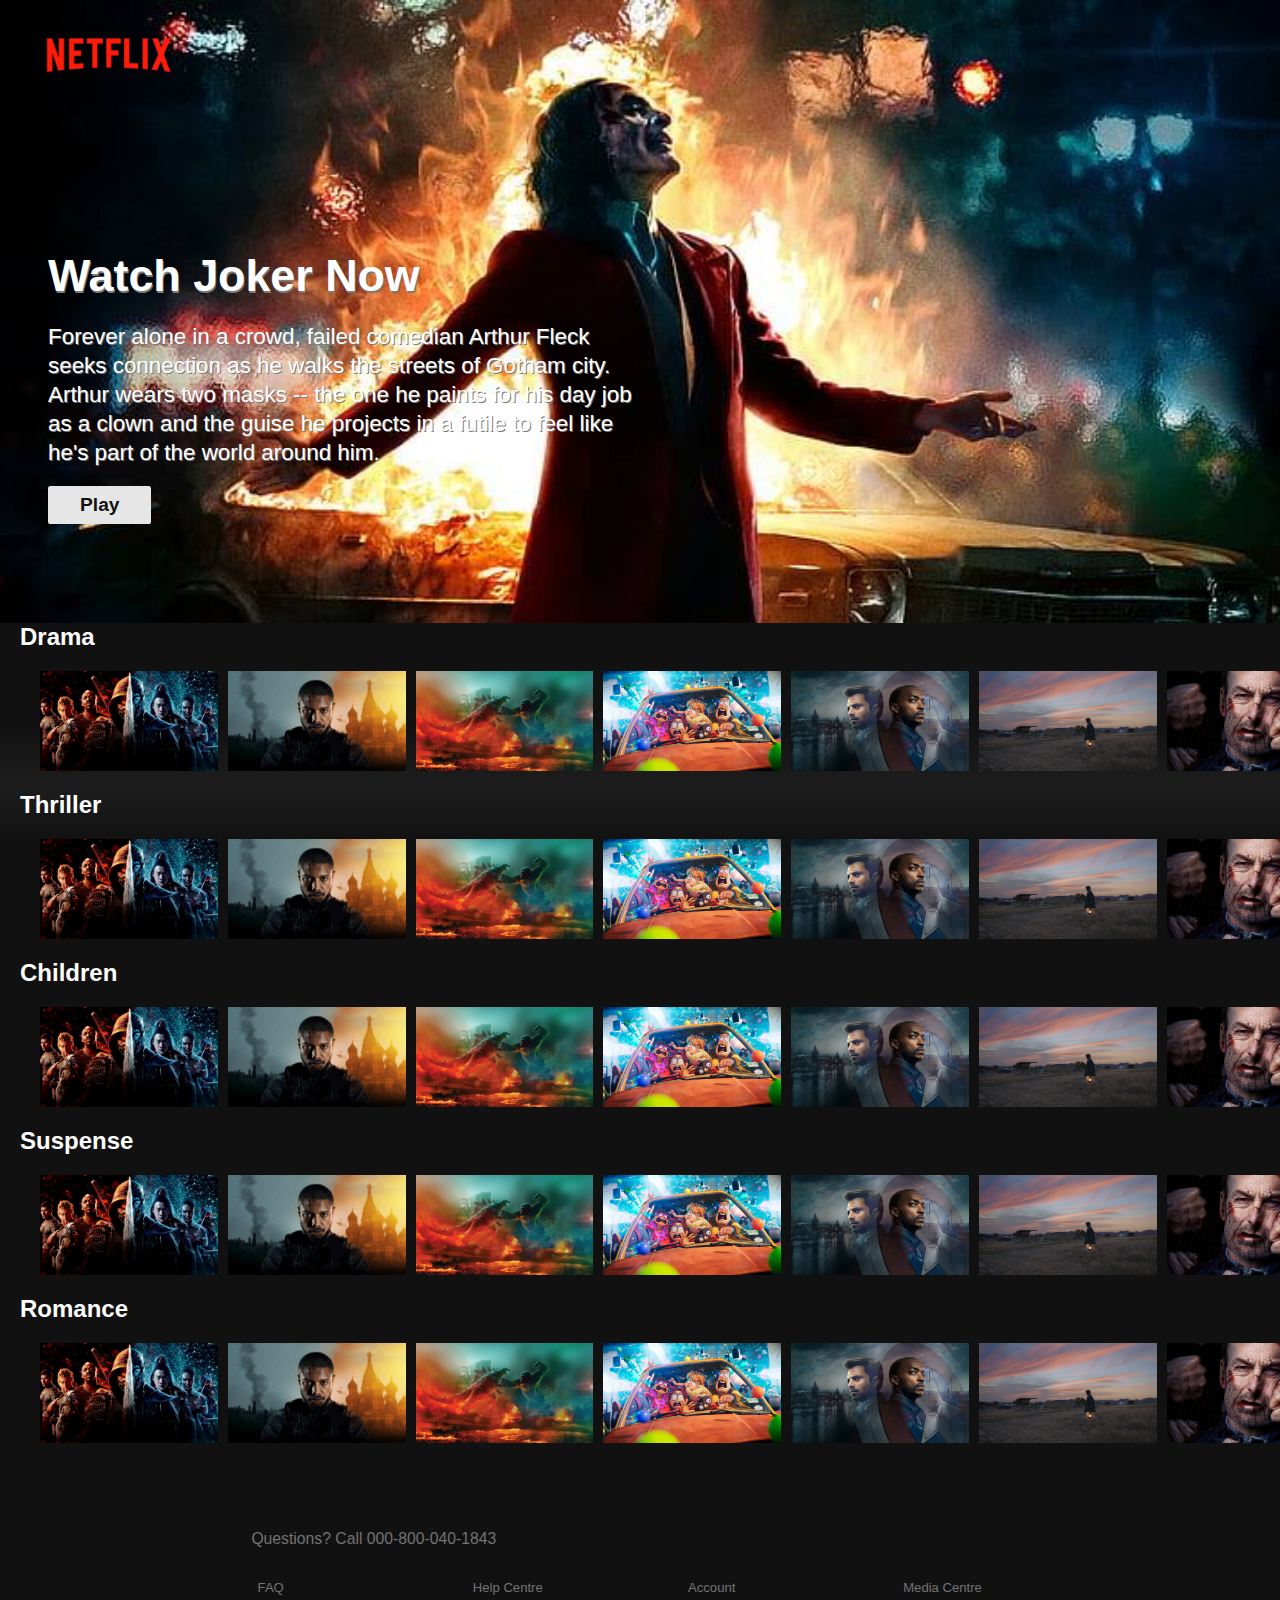
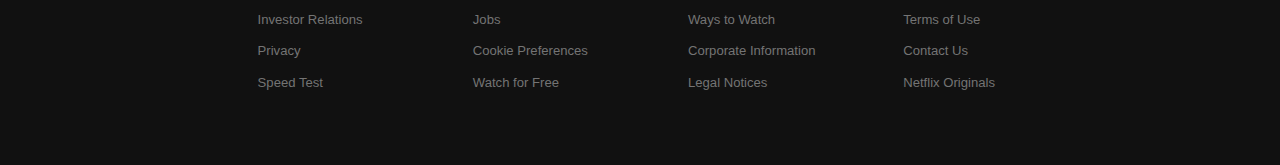
<file: browse.html>
<!DOCTYPE html>
<html lang="en">
  <head>
    <meta charset="UTF-8" />
    <meta http-equiv="X-UA-Compatible" content="IE=edge" />
    <meta name="viewport" content="width=device-width, initial-scale=1.0" />
    <title>Netflix Clone</title>
    <link rel="stylesheet" href="browse.css" />
  </head>
  <body>
    <!-- nav -->
    <div id="nav" class="nav">
      <img class="nav__logo" src="netflix-logo.png" alt="" />
    </div>

    <!-- header -->
    <header class="banner">
      <div class="banner__contents">
        <h1 class="banner__title">Watch Joker Now</h1>
        <h1 class="banner__description">
          Forever alone in a crowd, failed comedian Arthur Fleck seeks connection as he walks the streets of Gotham city. Arthur wears two masks -- the one he paints for his day job as a clown and the guise he projects in a futile to feel like he's part of the world around him.
        </h1>
        <div class="banner__buttons">
          <button class="banner__button">Play</button>
        </div>
      </div>
      <div class="banner--fadeBottom"></div>
    </header>

    <div class="row">
      <h2>Drama</h2>
      <div class="row__posters">
        <img class="row__poster" src="small-movie1.jpg" alt="" />

        <img class="row__poster" src="small-movie2.jpg" alt="" />

        <img class="row__poster" src="small-movie3.jpg" alt="" />

        <img class="row__poster" src="small-movie4.jpg" alt="" />

        <img class="row__poster" src="small-movie5.jpg" alt="" />

        <img class="row__poster" src="small-movie6.jpg" alt="" />

        <img class="row__poster" src="small-movie7.jpg" alt="" />
      </div>
    </div>

    <div class="row">
      <h2>Thriller</h2>
      <div class="row__posters">
        <img class="row__poster" src="small-movie1.jpg" alt="" />

        <img class="row__poster" src="small-movie2.jpg" alt="" />

        <img class="row__poster" src="small-movie3.jpg" alt="" />

        <img class="row__poster" src="small-movie4.jpg" alt="" />

        <img class="row__poster" src="small-movie5.jpg" alt="" />

        <img class="row__poster" src="small-movie6.jpg" alt="" />

        <img class="row__poster" src="small-movie7.jpg" alt="" />
      </div>
    </div>

    <div class="row">
      <h2>Children</h2>
      <div class="row__posters">
        <img class="row__poster" src="small-movie1.jpg" alt="" />

        <img class="row__poster" src="small-movie2.jpg" alt="" />

        <img class="row__poster" src="small-movie3.jpg" alt="" />

        <img class="row__poster" src="small-movie4.jpg" alt="" />

        <img class="row__poster" src="small-movie5.jpg" alt="" />

        <img class="row__poster" src="small-movie6.jpg" alt="" />

        <img class="row__poster" src="small-movie7.jpg" alt="" />
      </div>
    </div>

    <div class="row">
      <h2>Suspense</h2>
      <div class="row__posters">
        <img class="row__poster" src="small-movie1.jpg" alt="" />

        <img class="row__poster" src="small-movie2.jpg" alt="" />

        <img class="row__poster" src="small-movie3.jpg" alt="" />

        <img class="row__poster" src="small-movie4.jpg" alt="" />

        <img class="row__poster" src="small-movie5.jpg" alt="" />

        <img class="row__poster" src="small-movie6.jpg" alt="" />

        <img class="row__poster" src="small-movie7.jpg" alt="" />
      </div>
    </div>

    <div class="row">
      <h2>Romance</h2>
      <div class="row__posters">
        <img class="row__poster" src="small-movie1.jpg" alt="" />

        <img class="row__poster" src="small-movie2.jpg" alt="" />

        <img class="row__poster" src="small-movie3.jpg" alt="" />

        <img class="row__poster" src="small-movie4.jpg" alt="" />

        <img class="row__poster" src="small-movie5.jpg" alt="" />

        <img class="row__poster" src="small-movie6.jpg" alt="" />

        <img class="row__poster" src="small-movie7.jpg" alt="" />
      </div>
    </div>

    <footer class="footer">
      <p>Questions? Call 000-800-040-1843</p>
      <div class="footer-cols">
          <ul>
              <li><a href="#">FAQ</a></li>
              <li><a href="#">Investor Relations</a></li>
              <li><a href="#">Privacy</a></li>
              <li><a href="#">Speed Test</a></li>
          </ul>
          <ul>
              <li><a href="#">Help Centre</a></li>
              <li><a href="#">Jobs</a></li>
              <li><a href="#">Cookie Preferences</a></li>
              <li><a href="#">Watch for Free</a></li>
          </ul>
          <ul>
              <li><a href="#">Account</a></li>
              <li><a href="#">Ways to Watch</a></li>
              <li><a href="#">Corporate Information</a></li>
              <li><a href="#">Legal Notices</a></li>
          </ul>
          <ul>
              <li><a href="#">Media Centre</a></li>
              <li><a href="#">Terms of Use</a></li>
              <li><a href="#">Contact Us</a></li>
              <li><a href="#">Netflix Originals</a></li>
          </ul>
      </div>
  </footer>

  <script src="browse.js"></script>

  </body>
</html>
</file>
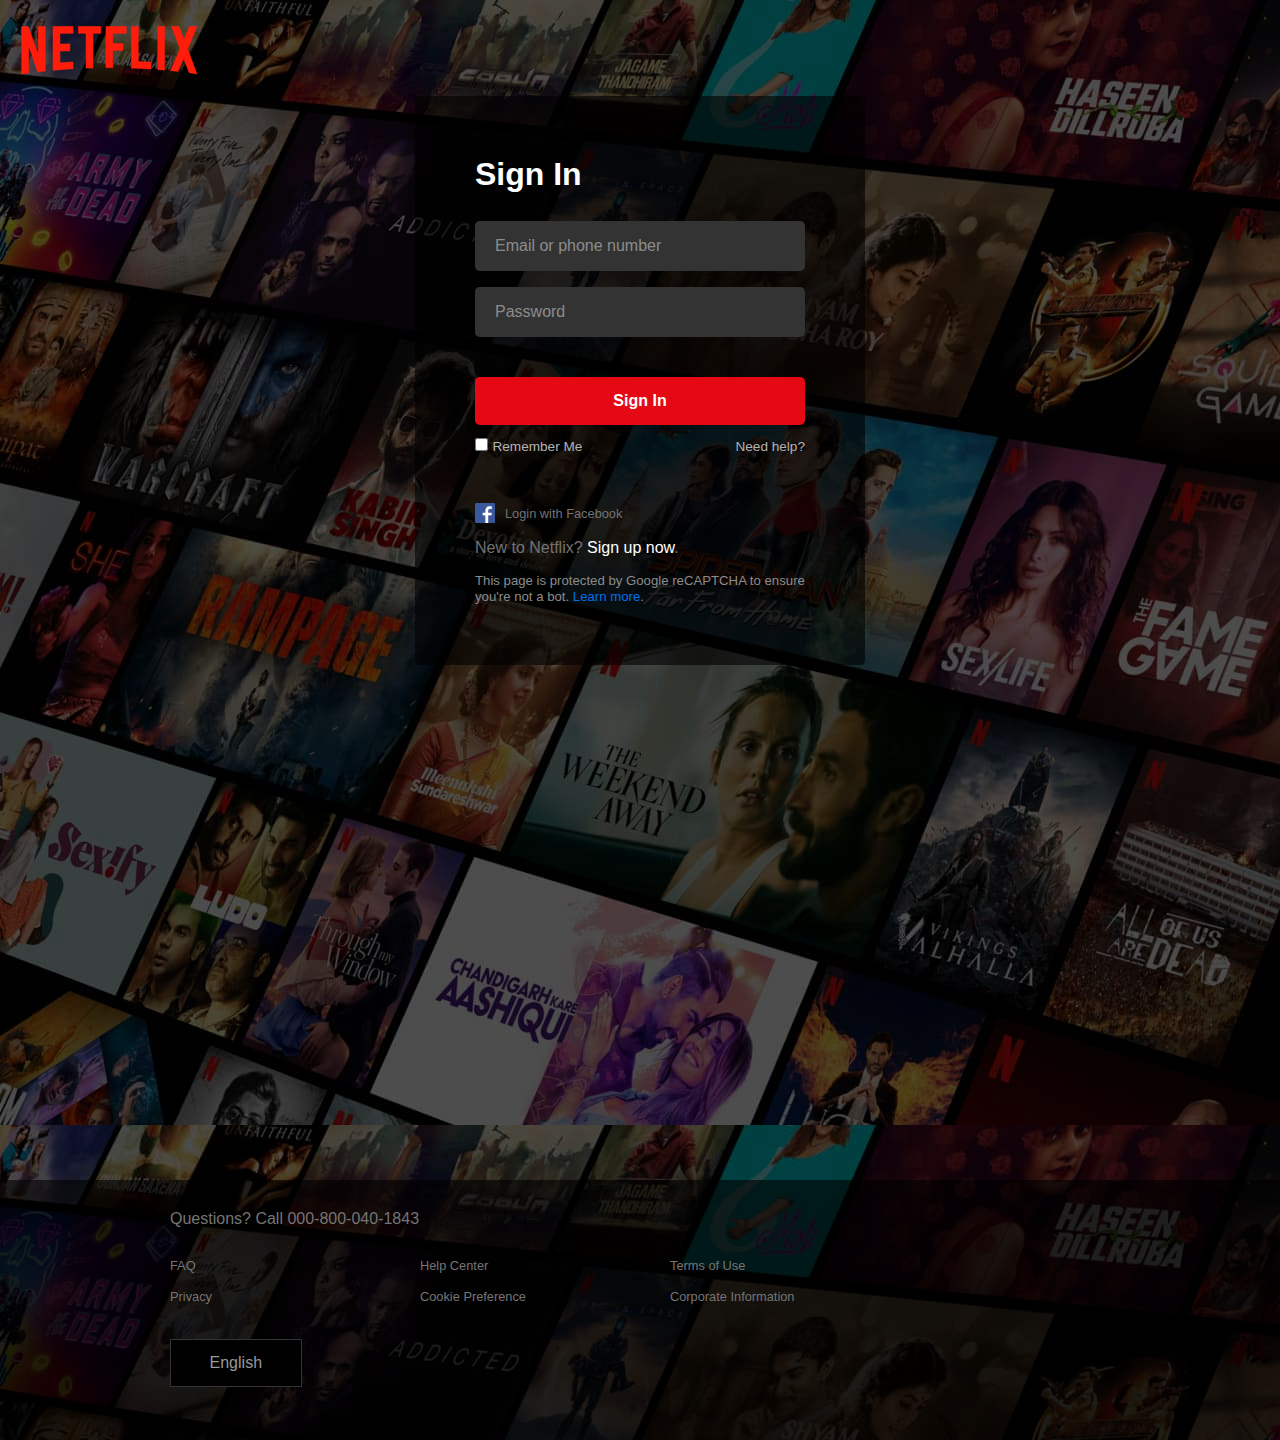
<file: signin.html>
<!DOCTYPE html>
<html lang="en">
    <head>
        <meta charset="UTF-8">
        <meta http-equiv="X-UA-Compatible" content="IE=edge">
        <meta name="viewport" content="width=device-width, initial-scale=1.0">
        <link rel="stylesheet" href="signin.css">
        <title>Netflix</title>
    </head>
    <body>
        <div class="container">
            <div class="logo">
                <a href="index.html"><img src="netflix-logo.png" alt="Netlix"></a>
            </div>
            <div class="form-container">
                <form>
                    <h1>Sign In</h1>
                    <div class="form-group">
                        <input type="text" required>
                        <label>Email or phone number</label>
                    </div>
                    <div class="form-group">
                        <input type="password" required>
                        <label>Password</label>
                    </div>
                    <button><a href="browse.html">Sign In</a></button>
                    <div class="remember">
                        <div class="left">
                            <input type="checkbox" id="remember">
                            <label for="remember">Remember Me</label>
                        </div>
                        <div class="right">
                            <a href="#">Need help?</a>
                        </div>
                    </div>
                    <div class="facebook-login">
                        <img src="fb-logo.png">
                        <a href="#">Login with Facebook</a>
                    </div>
                    <div class="signup">
                        <p>New to Netflix? <a href="index.html">Sign up now</a>.</p>
                    </div>
                    <p class="captcha">
                        This page is protected by Google reCAPTCHA to ensure you're not a bot. 
                        <a href="#">Learn more</a>.
                    </p>
                </form>
            </div>
            <footer>
                <div class="top">
                    <a href="#">Questions? Call 000-800-040-1843</a>
                </div>
                <div class="links">
                    <a href="#">FAQ</a>
                    <a href="#">Help Center</a>
                    <a href="#">Terms of Use</a>
                    <a href="#">Privacy</a>
                    <a href="#">Cookie Preference</a>
                    <a href="#">Corporate Information</a>
                </div>
                <div class="dropdown">
                    <button class="dropbtn">English</button>
                </div>
            </footer>
        </div>
    </body>
</html>
</file>
<file: browse.css>
* {
    margin: 0;
    box-sizing: border-box;
  }
  
  body {
    font-family: Arial, Helvetica, sans-serif;
    background-color: #111;
  }

  .row__poster {
    width: 100%;
    object-fit: contain;
    max-height: 100px;
    margin-right: 10px;
    transition: transform 450ms;
  }
  
  .row__posters {
    display: flex;
    overflow-y: hidden;
    overflow-x: scroll;
    padding: 20px;
  }
  
  .row__poster:hover {
    transform: scale(1.08);
  }
  
  .row__posters::-webkit-scrollbar {
    display: none;
  }
  
  .row {
    color: white;
    margin-left: 20px;
  }
  
  .banner {
    background-image: url('banner.jpg');
    background-size: cover;
    background-position: center center;
    color: white;
    object-fit: contain;
    height: 623px;
  }
  
  .banner__contents {
    margin-left: 48px;
    padding-top: 250px;
    height: 580px;
  }
  
  .banner__title {
    font-size: 2.8rem;
    font-weight: 600;
    text-shadow: 1px 2px #7a7a7a;
    padding-bottom: 0.3rem;
  }
  
  .banner__description {
    width: 45rem;
    line-height: 1.3;
    padding-top: 1rem;
    font-size: 1.4em;
    font-weight: 100;
    text-shadow: 1px 1px #7a7a7a;
    max-width: 600px;
    height: 180px;
  }
  
  .banner__button {
    cursor: pointer;
    color: #111111;
    outline: none;
    border: none;
    font-size: 1.2em;
    font-weight: 700;
    border-radius: 0.2vw;
    padding-left: 2rem;
    padding-right: 2rem;
    margin-right: 1rem;
    padding-top: 0.5rem;
    padding-bottom: 0.5rem;
    background-color: #e6e6e6;
  }
  
  .banner__button:hover {
    color: #000;
    background-color: #e6e6e6;
    transition: all 0.1s;
  }
  
  .banner--fadeBottom {
    margin-top: 145px;
    height: 7.4rem;
    background-image: linear-gradient(180deg, transparent, rgba(37, 37, 37, 0.61), #111);
  }
  
  video {
    z-index: 2;
  }
  
  .nav__logo {
    width: 125px;
    object-fit: contain;
  }
  
  .nav {
    position: fixed;
    top: 0;
    right: -2%;
    width: 100%;
    display: flex;
    justify-content: space-between;
    padding: 20px;
    z-index: 1;
    transition-timing-function: ease-in;
    transition: all 0.5s;
  }
  
  .nav__black {
    background-color: #111;
  }

  .footer{
    padding-top: 4%;
    padding-bottom: 4%;
    max-width: 66%;
    margin: 1rem auto;
    overflow: auto;
  }

  .footer,
  .footer a {
    color: #747474;
    font-size: 0.82rem;
  }

  .footer p {
    padding-left: 4%;
    color: #747474;
    font-size: 1.2em;
    font-weight: 110;
    margin-bottom: 1.5rem;
  }

  .footer .footer-cols{
    display: grid;
    grid-template-columns: repeat(4 , 1fr);
    grid-gap: 1rem;
  }

  .footer li{
    line-height: 2.4;
    list-style: none;
  }

  .footer li a {
    text-decoration: none;
  }
</file>
<file: signin.css>
* {
    margin: 0;
    padding: 0;
    box-sizing: border-box;
    font-family: 'Arial', sans-serif;
}

body {
    background-image: linear-gradient(rgba(0, 0, 0, .6), rgba(0,0,0, .6)), url(signin-bg.jpg);
    overflow-x: hidden;
}
.container {
    min-height: 140vh;
}
.logo {
    width: 50%;
    fill: #e50914;
    position: absolute;
    left: 20px;
}
form {
    color: #fff;
    background-color: rgba(0, 0, 0, 0.6);
    border-radius: .3rem;
    width: 450px;
    position: absolute;
    left: 50%;
    transform: translateX(-50%);
    padding: 60px;
    margin-top: 6rem;
}
form h1 {
    margin-bottom: 28px;
}
.form-group {
    width: 100%;
    height: 50px;
    margin-bottom: 16px;
    position: relative;
}
.form-group input {
    width: 100%;
    height: 100%;
    background-color: #333;
    border: none;
    border-radius: .3rem;
    outline: none;
    color: #fff;
    padding: 16px 20px 0;
    font-size: 1rem;
}
.form-group label {
    position: absolute;
    top: 50%;
    left: 20px;
    transform: translateY(-50%);
    color: #8c8c8c;
    pointer-events: none;
    transition: 200ms ease-in-out transform,
                200ms ease-in-out font-size;
}
.form-group input:focus ~ label,
.form-group input:valid ~ label {
    transform: translateY(-1.25rem);
    font-size: .7rem;
}

form button {
    width: 100%;
    height: 48px;
    font-size: 1rem;
    background-color: #e50914;
    color: #fff;
    font-weight: 600;
    border: none;
    border-radius: .3rem;
    cursor: pointer;
    margin: 24px 0 12px;
}

.form-container a{
    text-decoration: none;
    color:#fff;
}

.remember {
    display: flex;
    align-items: center;
    justify-content: space-between;
}
.remember label {
    font-size: .85rem;
    color: #b3b3b3;
}
.remember a {
    color: #b3b3b3;
    font-size: .85rem;
    text-decoration: none;
}
.remember a:hover {
    text-decoration: underline;
}

.facebook-login {
    margin-top: 3rem;
    display: flex;
    align-items: center;
}
.facebook-login img {
    width: 20px;
    aspect-ratio: 1;
    margin-right: 10px;
}
.facebook-login a {
    color: #737373;
    font-size: 0.8rem;
    text-decoration: none;
}

.signup {
    margin-top: 16px;
    margin-bottom: 16px;
}
.signup p {
    color: #737373;
}
.signup p a {
    color: #fff;
    text-decoration: none;
}
.signup p a:hover {
    text-decoration: underline;
}

.captcha {
    font-size: 0.825rem;
    color: #8c8c8c;
    margin-top: 0.5rem;
    line-height: 1rem;
}
.captcha a {
    color: #0071eb;
    text-decoration: none;
}
.captcha a:hover {
    text-decoration: underline;
}

footer {
    position: absolute;
    left: 0;
    bottom: -60vh;
    width: 100%;
    height: 260px;
    background-color: rgba(0, 0, 0, .6);
    padding: 30px 170px;
}
footer a {
    color: #757575;
    text-decoration: none;
}
footer a:hover {
    text-decoration: underline;
}

footer .top {
    margin-bottom: 30px;
}
footer .links {
    display: flex;
    flex-wrap: wrap;
}
footer .links a {
    display: inline-block;
    width: 250px;
    margin-bottom: 16px;
    font-size: 0.8rem;
}

.dropbtn {
    border: 0.5px solid #353535;
    background-color: #000000;
    color:#999999;
    padding: 14px;
    margin-top: 2%;
    margin-bottom: 5%;
    width: 14%;
    font-size: 16px;
}

@media (max-width:600px) {
    body {
        background-image: none;
        background-color:#000000;
    }
    form {
        width: 550px;
        margin-top: 3rem;
        background-color: transparent;
        border-radius: none;
    }
    footer {
        border-top: 1px solid #6b6b6b;
        padding: 10px 28px;
        bottom: -48vh;
    }
    footer .top {
        margin-top: 4%;
    }
    footer .links a {
        width: 200px;
        height: 20px;
    }
    .dropbtn {
        width: 20%;
    }
}
</file>
